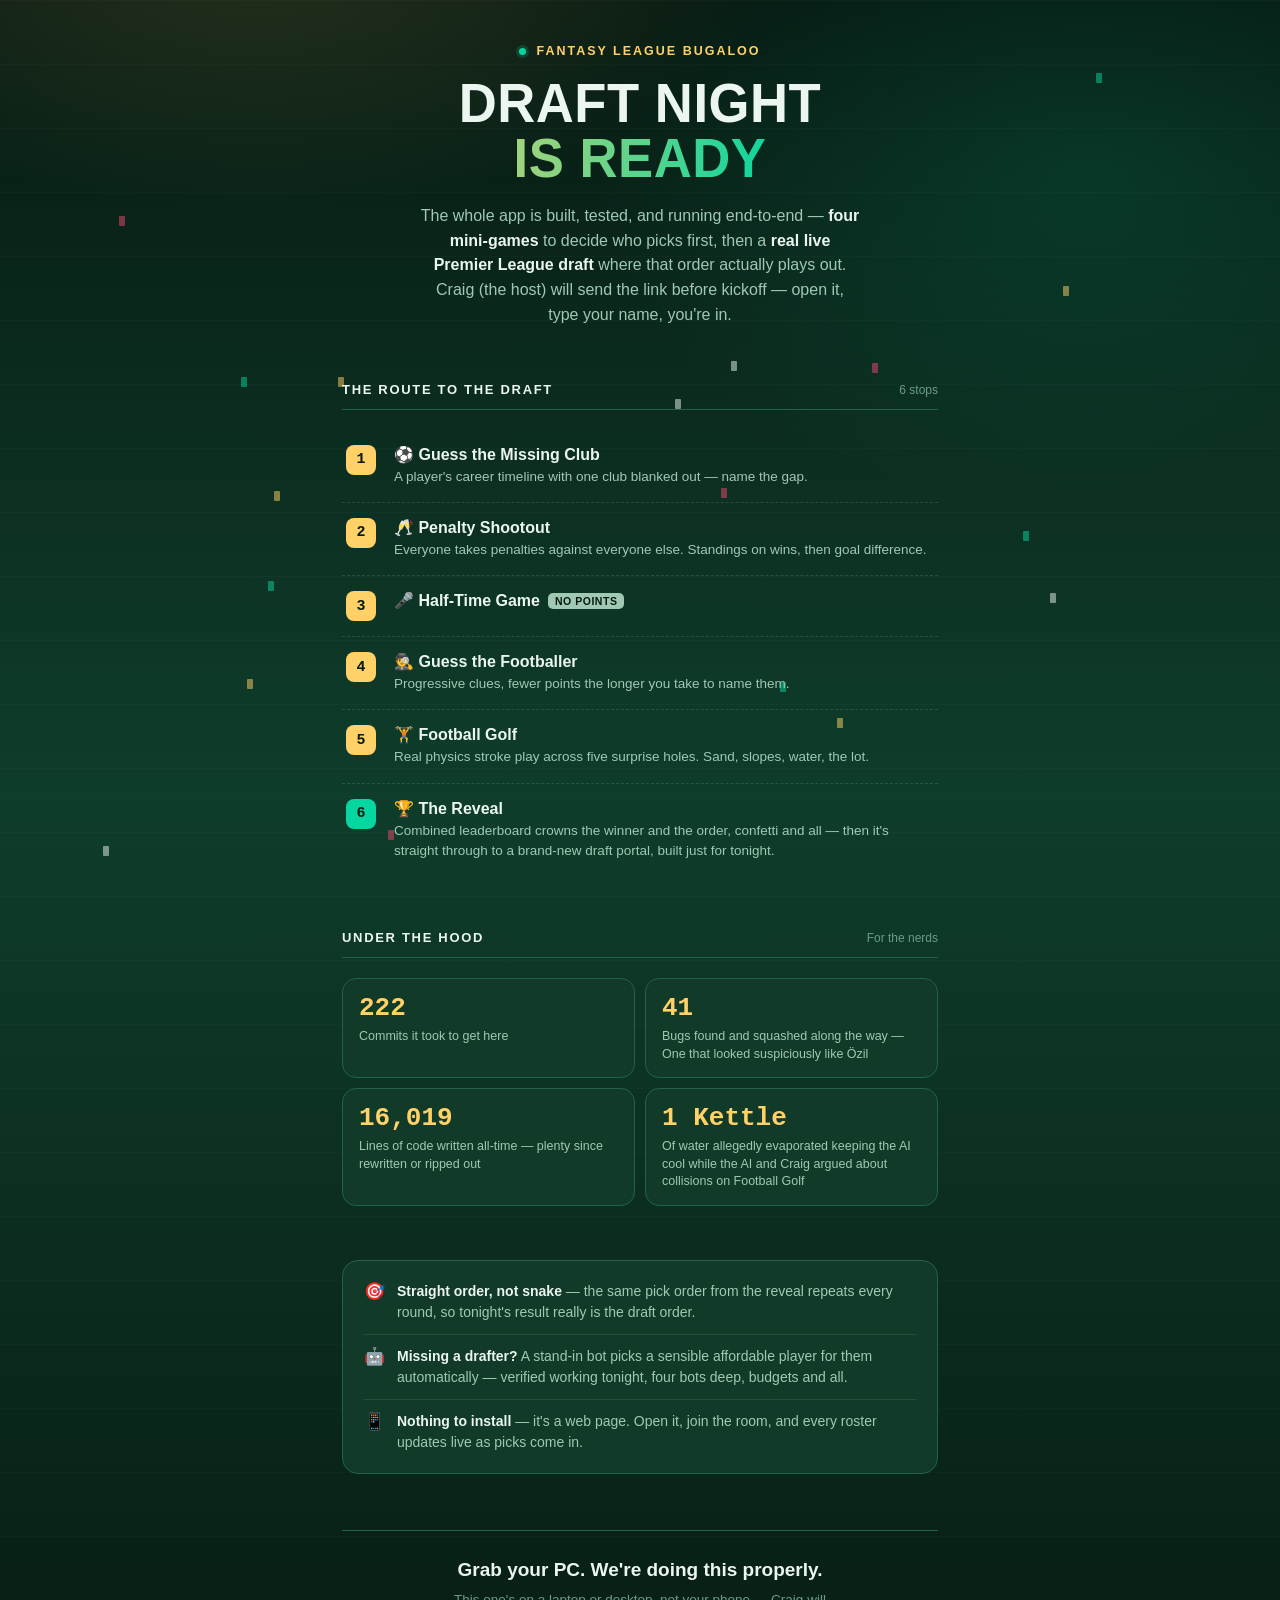
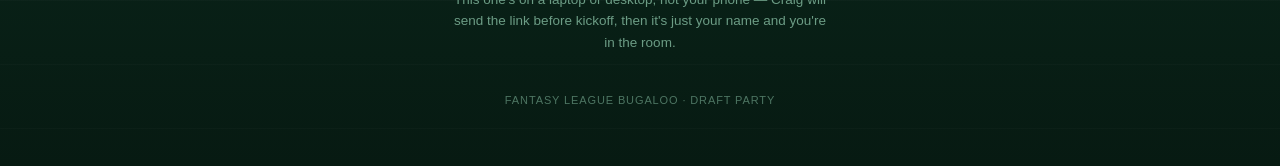
<file: draft-night-recap.html>
<!doctype html>
<html lang="en">
<head>
<meta charset="utf-8">
<meta name="viewport" content="width=device-width, initial-scale=1">
<title>Bugaloo Draft Night</title>
<style>
  :root {
    --pitch-deep: #071a12;
    --pitch-mid: #0f3d2b;
    --pitch-card: #123a28;
    --pitch-line: #23624a;
    --gold: #ffd166;
    --bright: #06d6a0;
    --coral: #ef476f;
    --ink: #eaf6ef;
    --ink-dim: #9fc9b3;
    --ink-faint: #6c9c85;
  }

  * { box-sizing: border-box; }

  html, body {
    margin: 0;
    background: var(--pitch-deep);
    color: var(--ink);
  }

  body {
    font-family: -apple-system, BlinkMacSystemFont, "Segoe UI", Roboto, Helvetica, Arial, sans-serif;
    background:
      radial-gradient(ellipse 900px 500px at 20% -5%, rgba(255,209,102,0.14), transparent 60%),
      radial-gradient(ellipse 900px 600px at 85% 10%, rgba(6,214,160,0.12), transparent 55%),
      repeating-linear-gradient(180deg, rgba(255,255,255,0.02) 0px, rgba(255,255,255,0.02) 1px, transparent 1px, transparent 64px),
      linear-gradient(180deg, var(--pitch-deep), var(--pitch-mid) 45%, var(--pitch-deep) 100%);
    min-height: 100vh;
  }

  .page {
    max-width: 640px;
    margin: 0 auto;
    padding: 44px 22px 60px;
  }

  /* -- hero -- */
  .eyebrow {
    display: flex;
    align-items: center;
    gap: 10px;
    justify-content: center;
    text-transform: uppercase;
    font-size: 12.5px;
    font-weight: 700;
    letter-spacing: 0.16em;
    color: var(--gold);
    margin-bottom: 18px;
  }
  .eyebrow .dot {
    width: 7px; height: 7px; border-radius: 50%;
    background: var(--bright);
    box-shadow: 0 0 0 3px rgba(6,214,160,0.18);
  }

  .headline {
    text-align: center;
    margin: 0 0 6px;
    font-weight: 900;
    text-transform: uppercase;
    letter-spacing: 0.01em;
    font-size: clamp(38px, 10vw, 56px);
    line-height: 0.98;
    transform: scaleX(0.94);
    text-wrap: balance;
  }
  .headline span {
    display: block;
  }
  .headline .accent {
    background: linear-gradient(100deg, var(--gold), var(--bright) 75%);
    -webkit-background-clip: text;
    background-clip: text;
    color: transparent;
  }

  .subhead {
    text-align: center;
    color: var(--ink-dim);
    font-size: 16px;
    line-height: 1.55;
    max-width: 440px;
    margin: 18px auto 0;
  }
  .subhead b { color: var(--ink); font-weight: 700; }

  /* -- section shell -- */
  .section {
    margin-top: 54px;
  }
  .section-head {
    display: flex;
    align-items: baseline;
    justify-content: space-between;
    gap: 12px;
    margin-bottom: 20px;
    border-bottom: 1px solid var(--pitch-line);
    padding-bottom: 12px;
  }
  .section-title {
    font-size: 13px;
    font-weight: 800;
    text-transform: uppercase;
    letter-spacing: 0.13em;
    color: var(--ink);
  }
  .section-tag {
    font-size: 12px;
    color: var(--ink-faint);
    font-variant-numeric: tabular-nums;
  }

  /* -- the route: matchday-program style lineup -- */
  .route {
    display: flex;
    flex-direction: column;
    gap: 0;
  }
  .stop {
    display: grid;
    grid-template-columns: 34px 1fr;
    gap: 14px;
    padding: 15px 4px;
    border-bottom: 1px dashed rgba(159,201,179,0.18);
  }
  .stop:last-child { border-bottom: none; }
  .stop-num {
    font-family: ui-monospace, SFMono-Regular, Consolas, monospace;
    font-size: 15px;
    font-weight: 700;
    color: var(--pitch-deep);
    background: var(--gold);
    width: 30px; height: 30px;
    border-radius: 8px;
    display: flex; align-items: center; justify-content: center;
  }
  .stop.is-finale .stop-num {
    background: var(--bright);
  }
  .stop-body { min-width: 0; }
  .stop-name {
    font-weight: 700;
    font-size: 16px;
    display: flex;
    align-items: center;
    gap: 8px;
    flex-wrap: wrap;
  }
  .stop-desc {
    color: var(--ink-dim);
    font-size: 13.5px;
    margin-top: 3px;
    line-height: 1.5;
  }
  .chip {
    font-size: 10.5px;
    font-weight: 700;
    text-transform: uppercase;
    letter-spacing: 0.05em;
    color: var(--pitch-deep);
    background: var(--ink-dim);
    padding: 2px 7px;
    border-radius: 5px;
  }

  /* -- stat tiles -- */
  .stats {
    display: grid;
    grid-template-columns: repeat(2, 1fr);
    gap: 10px;
  }
  .stat {
    background: var(--pitch-card);
    border: 1px solid var(--pitch-line);
    border-radius: 14px;
    padding: 16px 16px 14px;
  }
  .stat-num {
    font-family: ui-monospace, SFMono-Regular, Consolas, monospace;
    font-variant-numeric: tabular-nums;
    font-size: 26px;
    font-weight: 700;
    color: var(--gold);
    line-height: 1;
  }
  .stat-label {
    margin-top: 7px;
    font-size: 12.5px;
    color: var(--ink-dim);
    line-height: 1.4;
  }

  /* -- how it plays out (draft mechanics) -- */
  .plaque {
    background: var(--pitch-card);
    border: 1px solid var(--pitch-line);
    border-radius: 16px;
    padding: 20px;
  }
  .plaque-row {
    display: flex;
    gap: 12px;
    padding: 11px 0;
    border-bottom: 1px solid rgba(159,201,179,0.12);
    align-items: flex-start;
  }
  .plaque-row:last-child { border-bottom: none; padding-bottom: 0; }
  .plaque-row:first-child { padding-top: 0; }
  .plaque-icon {
    font-size: 17px;
    flex: none;
    width: 22px;
    text-align: center;
  }
  .plaque-text { font-size: 14px; color: var(--ink-dim); line-height: 1.5; }
  .plaque-text b { color: var(--ink); font-weight: 700; }

  /* -- footer / CTA -- */
  .cta {
    margin-top: 56px;
    text-align: center;
    padding: 28px 20px 6px;
    border-top: 1px solid var(--pitch-line);
  }
  .cta-line {
    font-size: 19px;
    font-weight: 800;
    color: var(--ink);
    text-wrap: balance;
  }
  .cta-sub {
    margin-top: 8px;
    font-size: 13.5px;
    color: var(--ink-faint);
    max-width: 380px;
    margin-left: auto;
    margin-right: auto;
    line-height: 1.6;
  }

  .sig {
    margin-top: 34px;
    text-align: center;
    font-size: 11px;
    letter-spacing: 0.08em;
    text-transform: uppercase;
    color: var(--ink-faint);
    opacity: 0.7;
  }

  /* -- ambient confetti flecks, static & sparse -- */
  .flecks { position: fixed; inset: 0; pointer-events: none; overflow: hidden; z-index: 0; }
  .fleck {
    position: absolute;
    width: 6px; height: 10px;
    opacity: 0.5;
    border-radius: 1px;
  }
  .page { position: relative; z-index: 1; }

  @media (prefers-reduced-motion: no-preference) {
    .fleck { animation: drift 9s ease-in-out infinite; }
  }
  @keyframes drift {
    0%, 100% { transform: translateY(0) rotate(0deg); }
    50% { transform: translateY(14px) rotate(20deg); }
  }

  @media (max-width: 420px) {
    .stats { grid-template-columns: 1fr 1fr; }
  }
</style>
</head>
<body>

<div class="flecks" id="flecks"></div>

<div class="page">

  <div class="eyebrow"><span class="dot"></span> Fantasy League Bugaloo</div>
  <h1 class="headline">
    <span>Draft Night</span>
    <span class="accent">Is Ready</span>
  </h1>
  <p class="subhead">
    The whole app is built, tested, and running end&#8209;to&#8209;end &mdash; <b>four mini&#8209;games</b>
    to decide who picks first, then a <b>real live Premier League draft</b> where
    that order actually plays out. Craig (the host) will send the link before
    kickoff &mdash; open it, type your name, you're in.
  </p>

  <div class="section">
    <div class="section-head">
      <div class="section-title">The Route to the Draft</div>
      <div class="section-tag">6 stops</div>
    </div>
    <div class="route">
      <div class="stop">
        <div class="stop-num">1</div>
        <div class="stop-body">
          <div class="stop-name">&#9917; Guess the Missing Club</div>
          <div class="stop-desc">A player's career timeline with one club blanked out &mdash; name the gap.</div>
        </div>
      </div>
      <div class="stop">
        <div class="stop-num">2</div>
        <div class="stop-body">
          <div class="stop-name">&#129346; Penalty Shootout</div>
          <div class="stop-desc">Everyone takes penalties against everyone else. Standings on wins, then goal difference.</div>
        </div>
      </div>
      <div class="stop">
        <div class="stop-num">3</div>
        <div class="stop-body">
          <div class="stop-name">&#127908; Half&#8209;Time Game <span class="chip">No points</span></div>
        </div>
      </div>
      <div class="stop">
        <div class="stop-num">4</div>
        <div class="stop-body">
          <div class="stop-name">&#128373;&#65039; Guess the Footballer</div>
          <div class="stop-desc">Progressive clues, fewer points the longer you take to name them.</div>
        </div>
      </div>
      <div class="stop">
        <div class="stop-num">5</div>
        <div class="stop-body">
          <div class="stop-name">&#127947;&#65039; Football Golf</div>
          <div class="stop-desc">Real physics stroke play across five surprise holes. Sand, slopes, water, the lot.</div>
        </div>
      </div>
      <div class="stop is-finale">
        <div class="stop-num">6</div>
        <div class="stop-body">
          <div class="stop-name">&#127942; The Reveal</div>
          <div class="stop-desc">Combined leaderboard crowns the winner and the order, confetti and all &mdash; then it's straight through to a brand&#8209;new draft portal, built just for tonight.</div>
        </div>
      </div>
    </div>
  </div>

  <div class="section">
    <div class="section-head">
      <div class="section-title">Under the Hood</div>
      <div class="section-tag">For the nerds</div>
    </div>
    <div class="stats">
      <div class="stat">
        <div class="stat-num">222</div>
        <div class="stat-label">Commits it took to get here</div>
      </div>
      <div class="stat">
        <div class="stat-num">41</div>
        <div class="stat-label">Bugs found and squashed along the way &mdash; One that looked suspiciously like &#214;zil</div>
      </div>
      <div class="stat">
        <div class="stat-num">16,019</div>
        <div class="stat-label">Lines of code written all&#8209;time &mdash; plenty since rewritten or ripped out</div>
      </div>
      <div class="stat">
        <div class="stat-num">1 Kettle</div>
        <div class="stat-label">Of water allegedly evaporated keeping the AI cool while the AI and Craig argued about collisions on Football Golf</div>
      </div>
    </div>
  </div>

  <div class="section">
    <div class="plaque">
      <div class="plaque-row">
        <div class="plaque-icon">&#127919;</div>
        <div class="plaque-text"><b>Straight order, not snake</b> &mdash; the same pick order from the reveal repeats every round, so tonight's result really is the draft order.</div>
      </div>
      <div class="plaque-row">
        <div class="plaque-icon">&#129302;</div>
        <div class="plaque-text"><b>Missing a drafter?</b> A stand&#8209;in bot picks a sensible affordable player for them automatically &mdash; verified working tonight, four bots deep, budgets and all.</div>
      </div>
      <div class="plaque-row">
        <div class="plaque-icon">&#128241;</div>
        <div class="plaque-text"><b>Nothing to install</b> &mdash; it's a web page. Open it, join the room, and every roster updates live as picks come in.</div>
      </div>
    </div>
  </div>

  <div class="cta">
    <div class="cta-line">Grab your PC. We're doing this properly.</div>
    <div class="cta-sub">This one's on a laptop or desktop, not your phone &mdash; Craig will send the link before kickoff, then it's just your name and you're in the room.</div>
  </div>

  <div class="sig">Fantasy League Bugaloo &middot; Draft Party</div>

</div>

<script>
  (function () {
    if (window.matchMedia('(prefers-reduced-motion: reduce)').matches) return;
    var colors = ['#ffd166', '#06d6a0', '#ef476f', '#eaf6ef'];
    var host = document.getElementById('flecks');
    for (var i = 0; i < 18; i++) {
      var el = document.createElement('div');
      el.className = 'fleck';
      el.style.left = (Math.random() * 100) + 'vw';
      el.style.top = (Math.random() * 100) + 'vh';
      el.style.background = colors[i % colors.length];
      el.style.animationDelay = (Math.random() * 6) + 's';
      el.style.animationDuration = (7 + Math.random() * 5) + 's';
      host.appendChild(el);
    }
  })();
</script>
</body>
</html>
</file>
